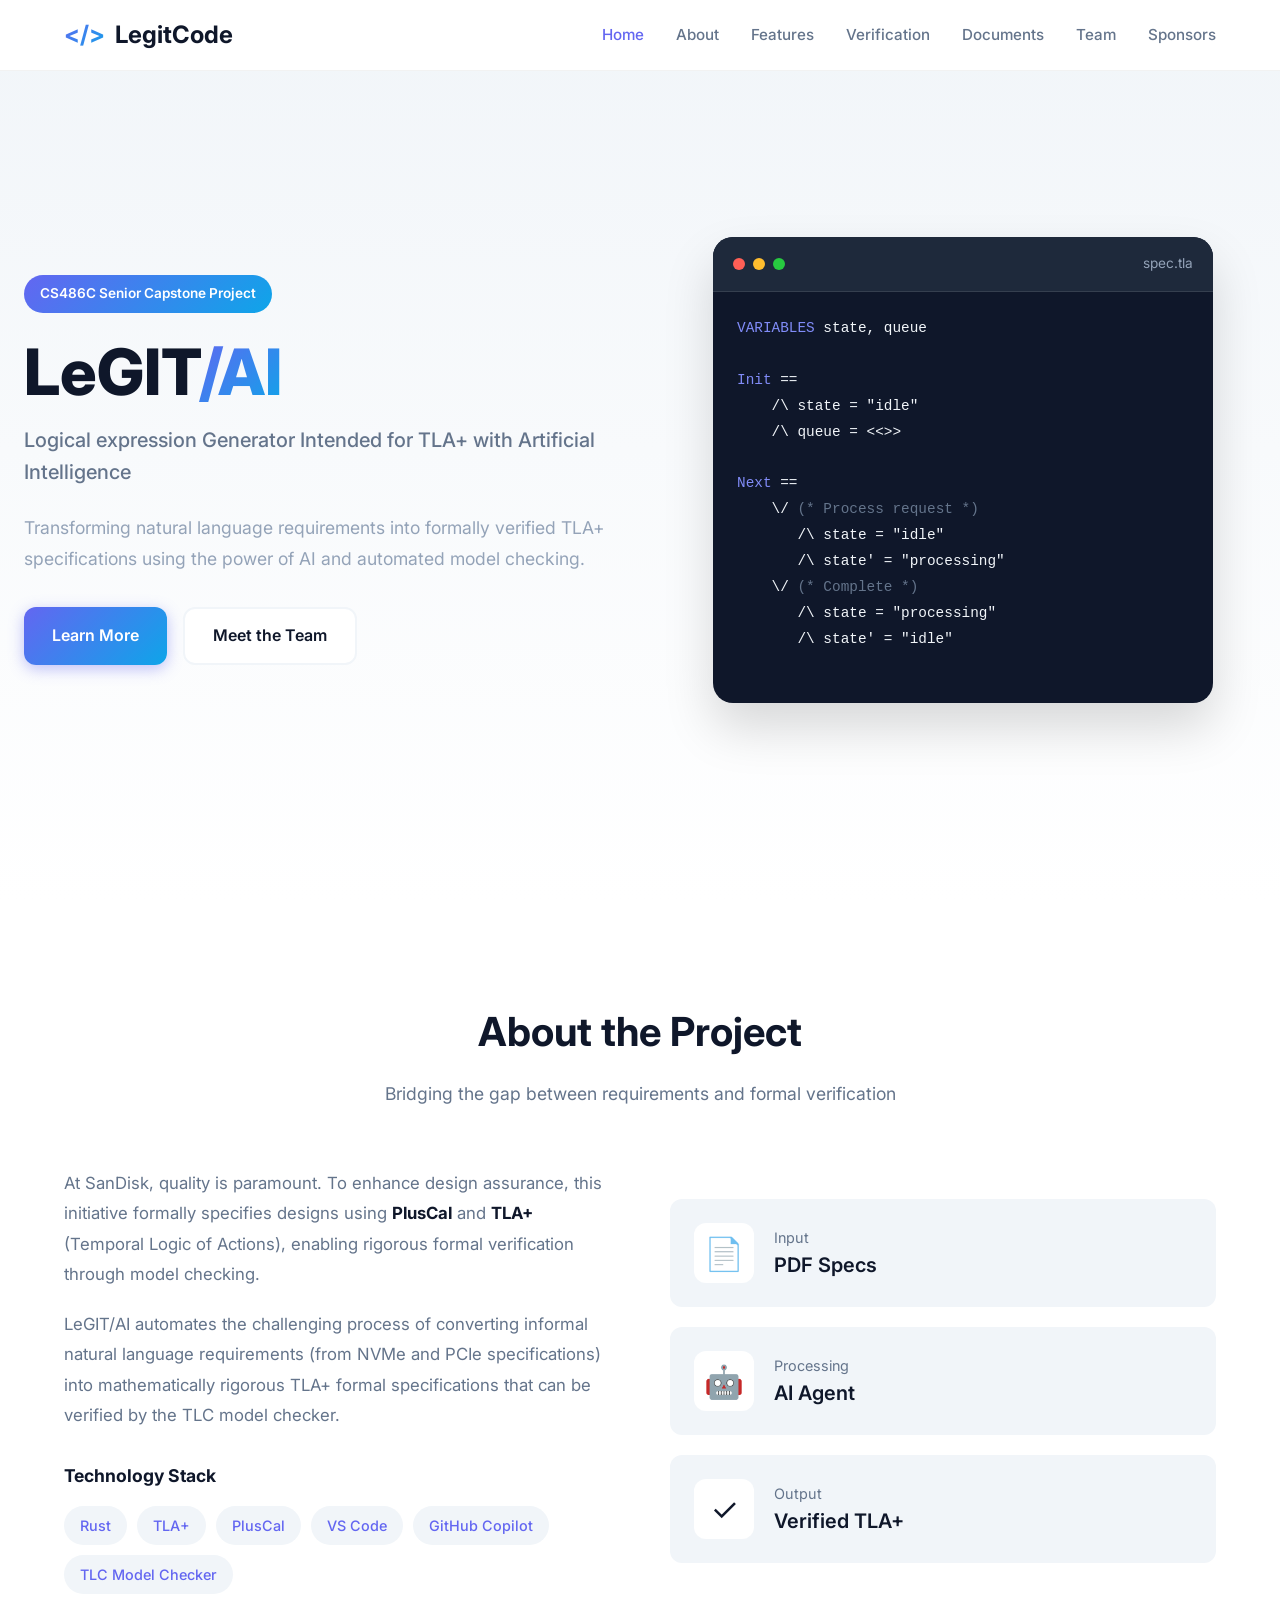
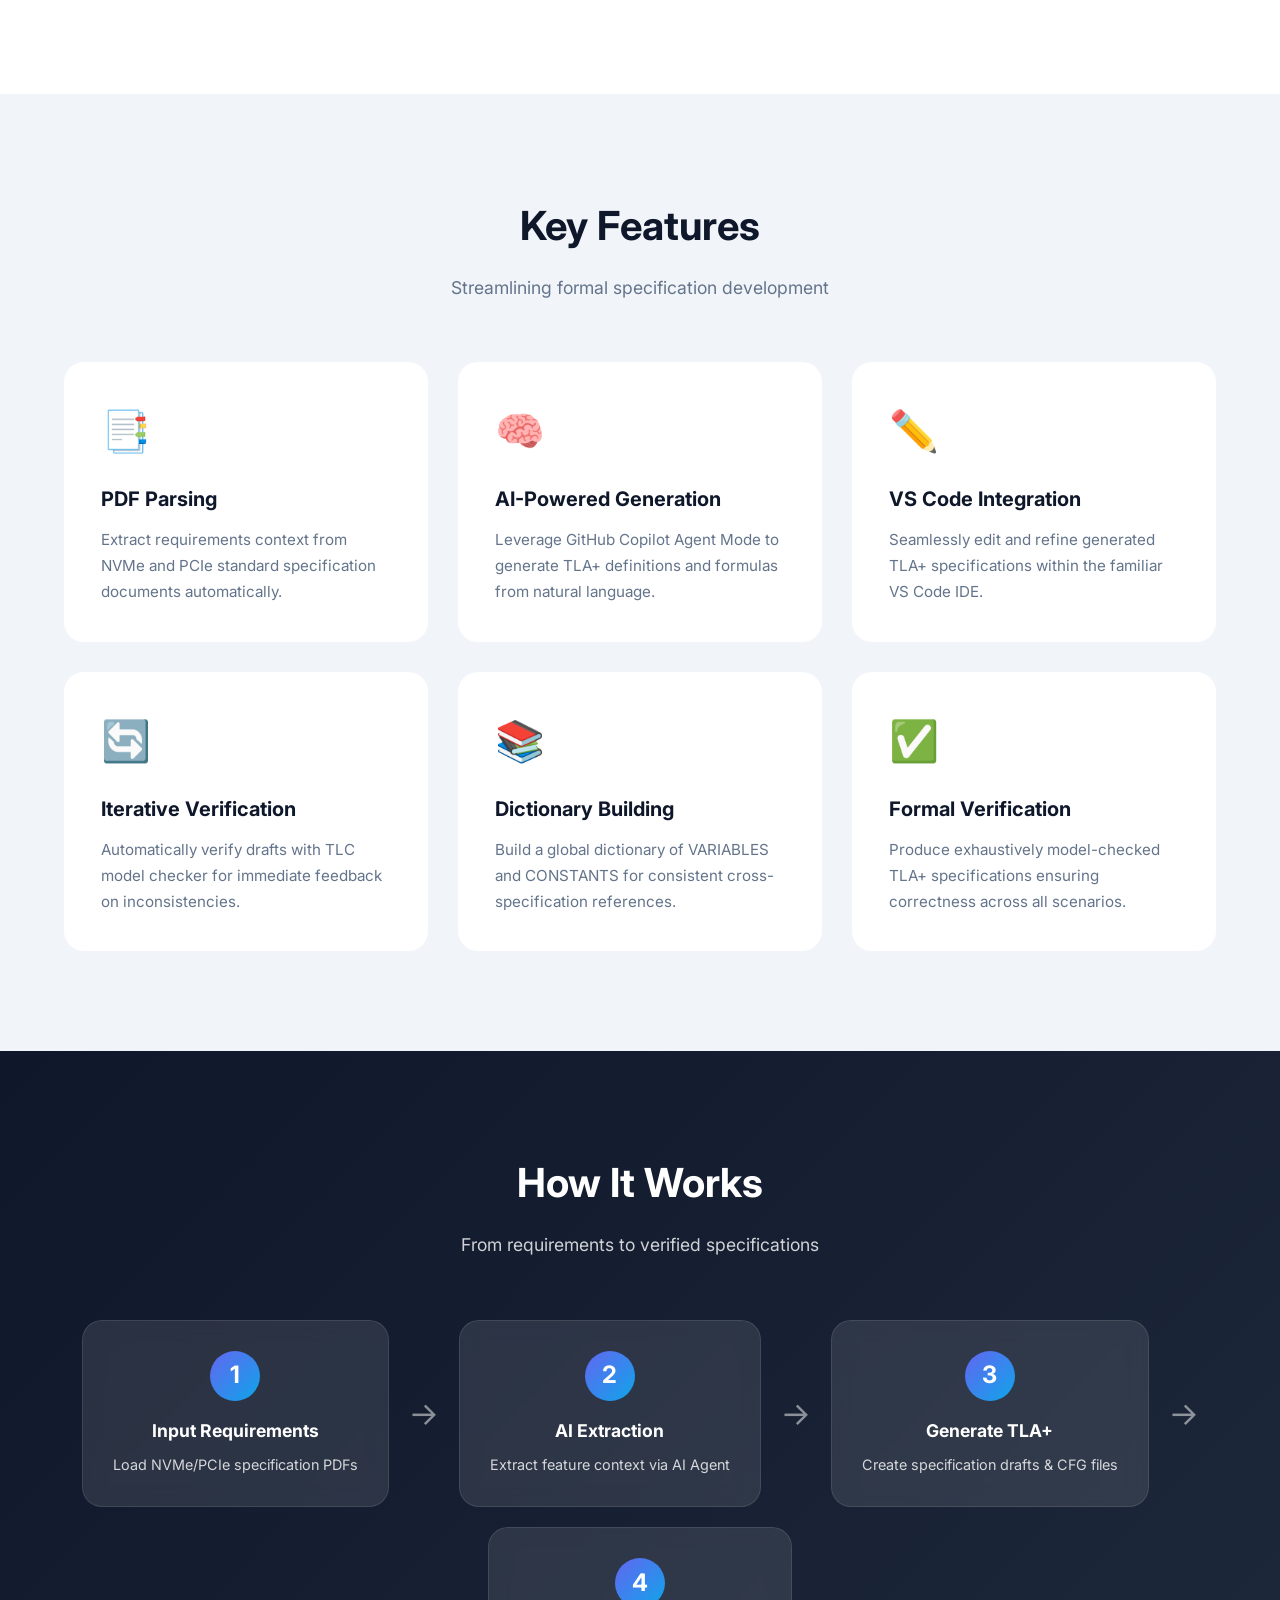
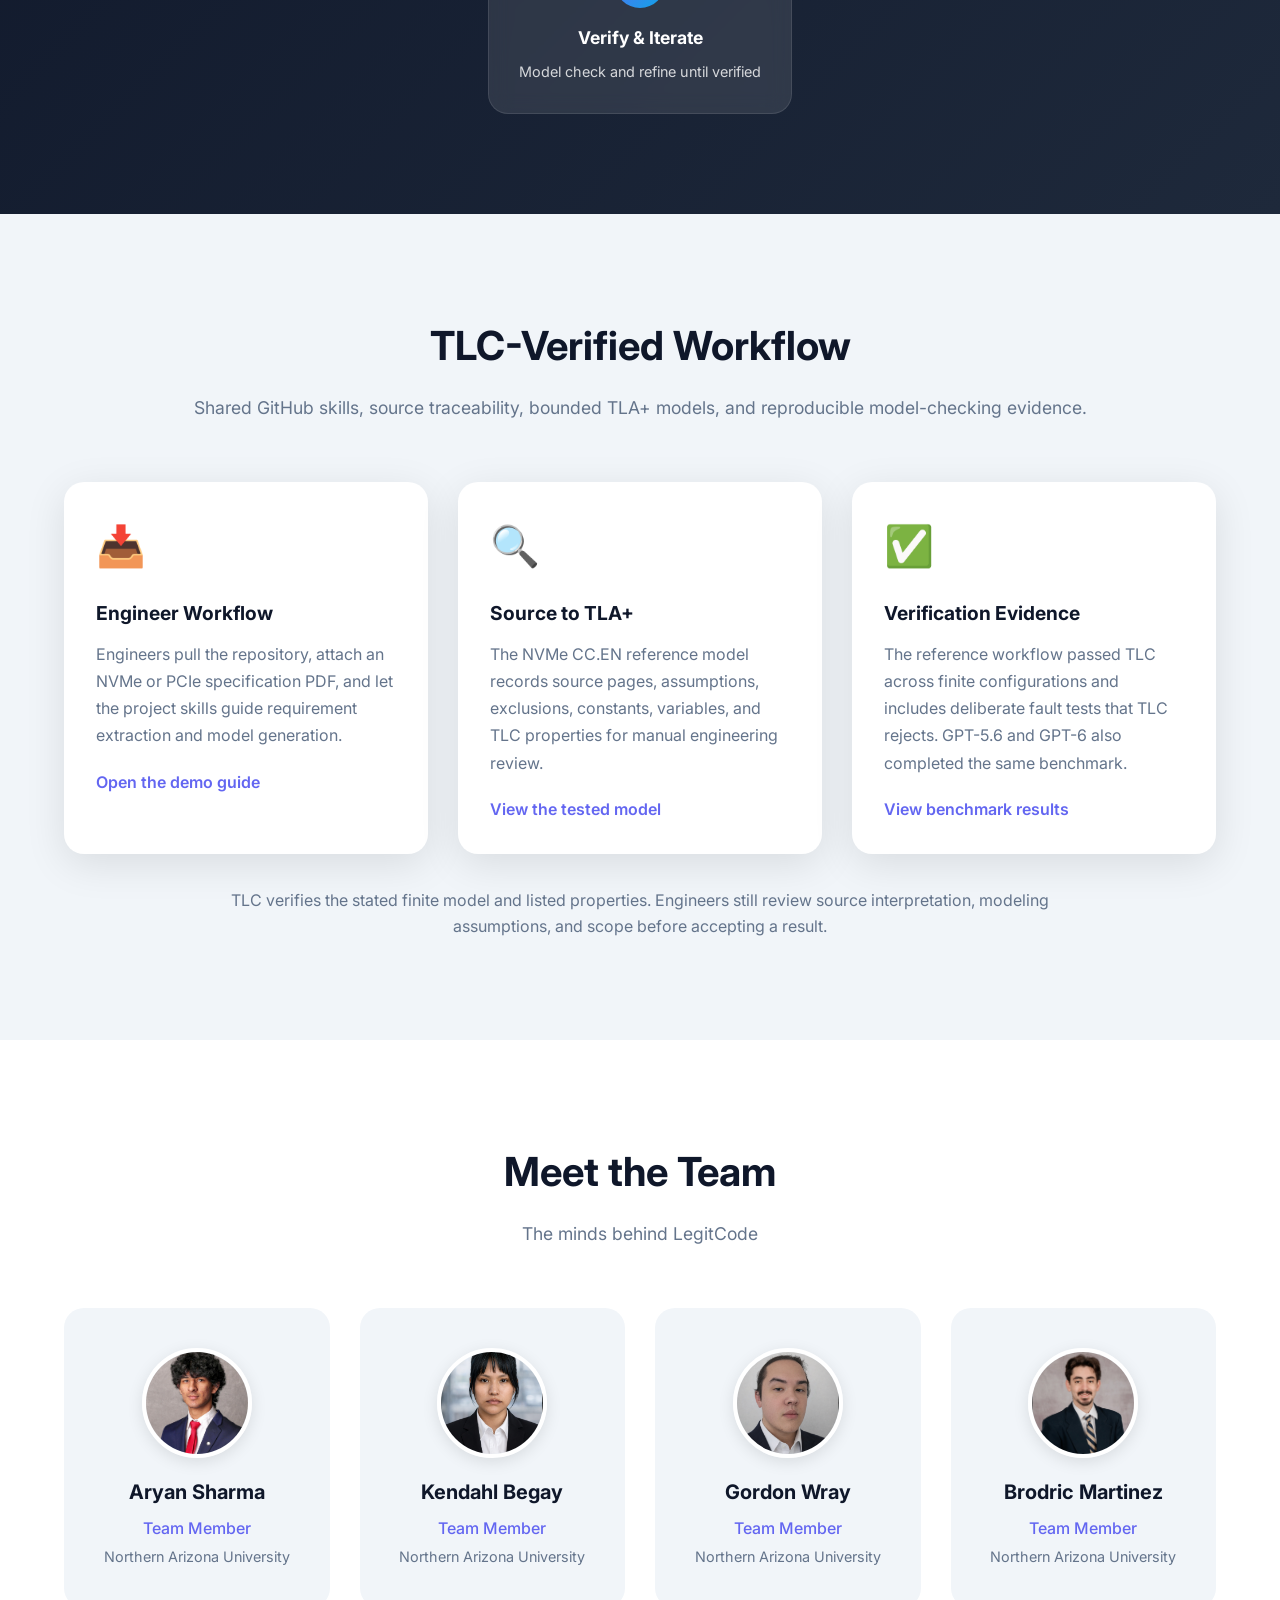
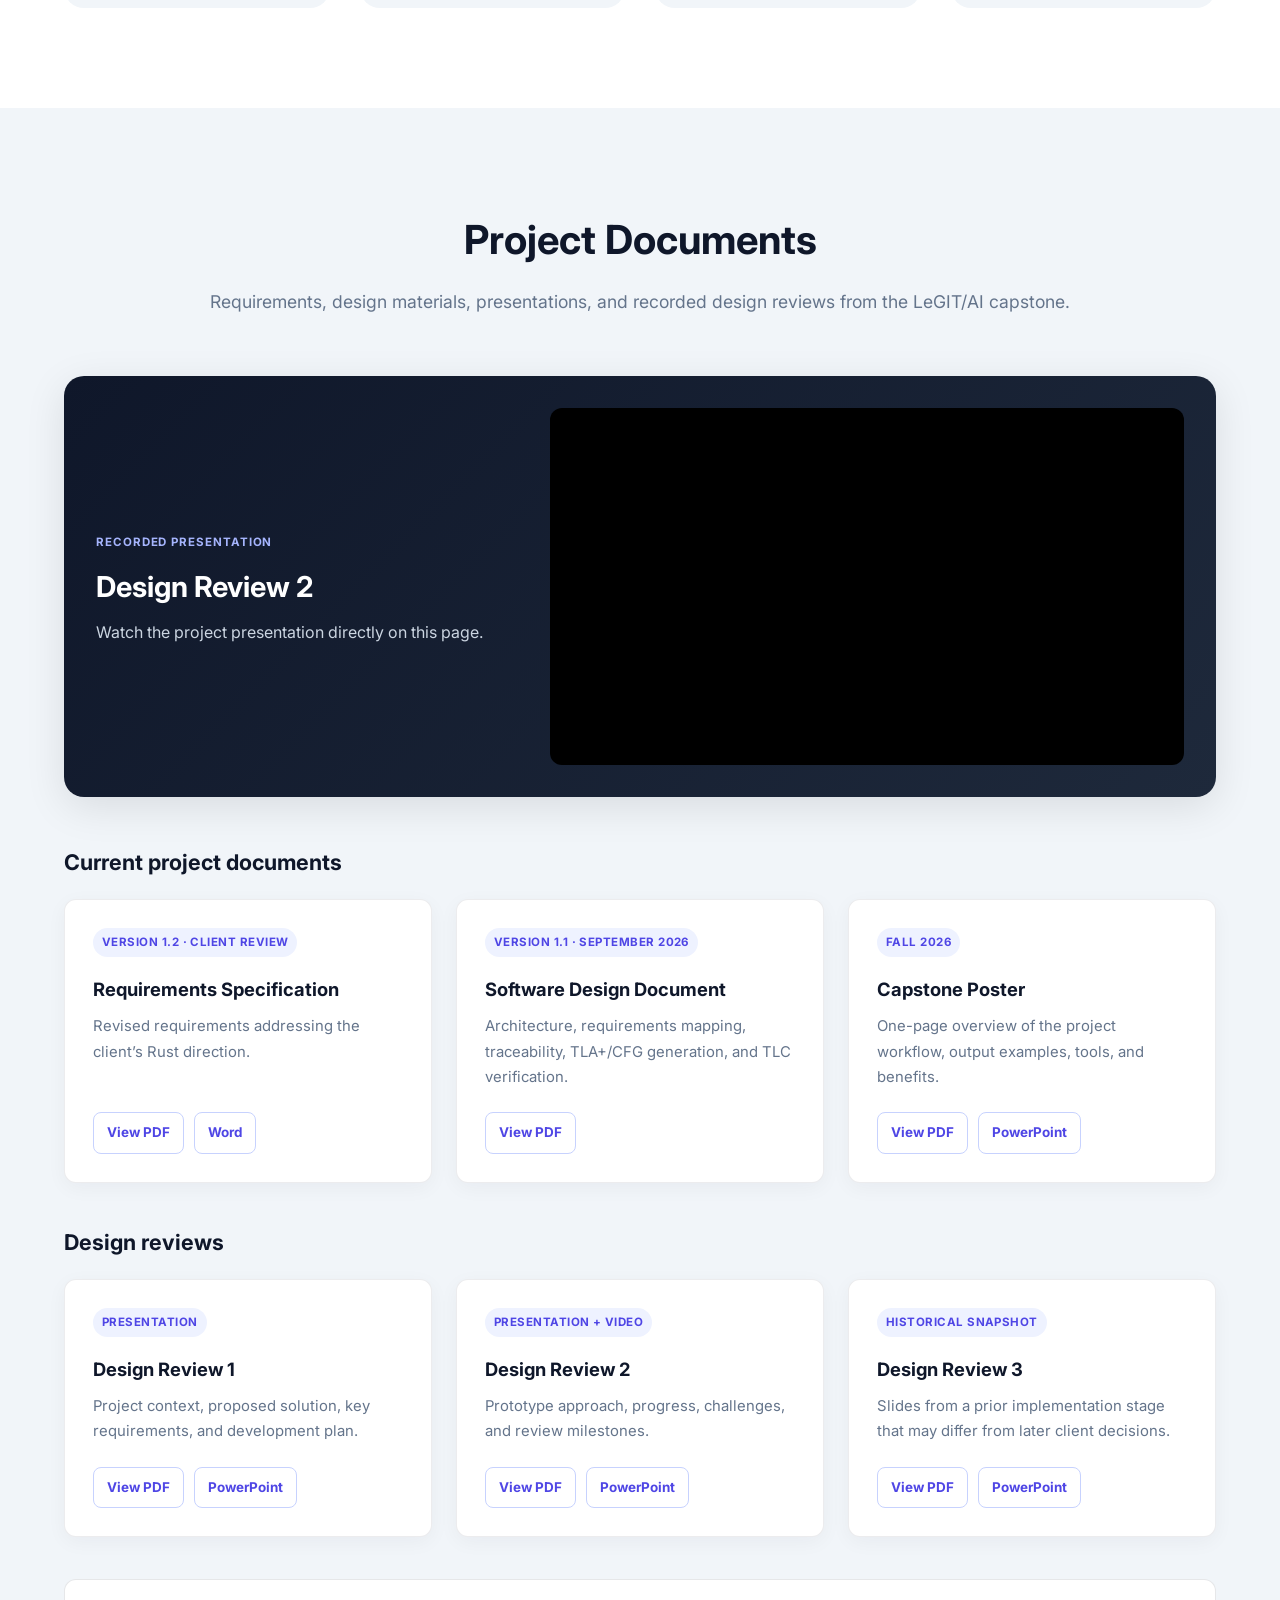
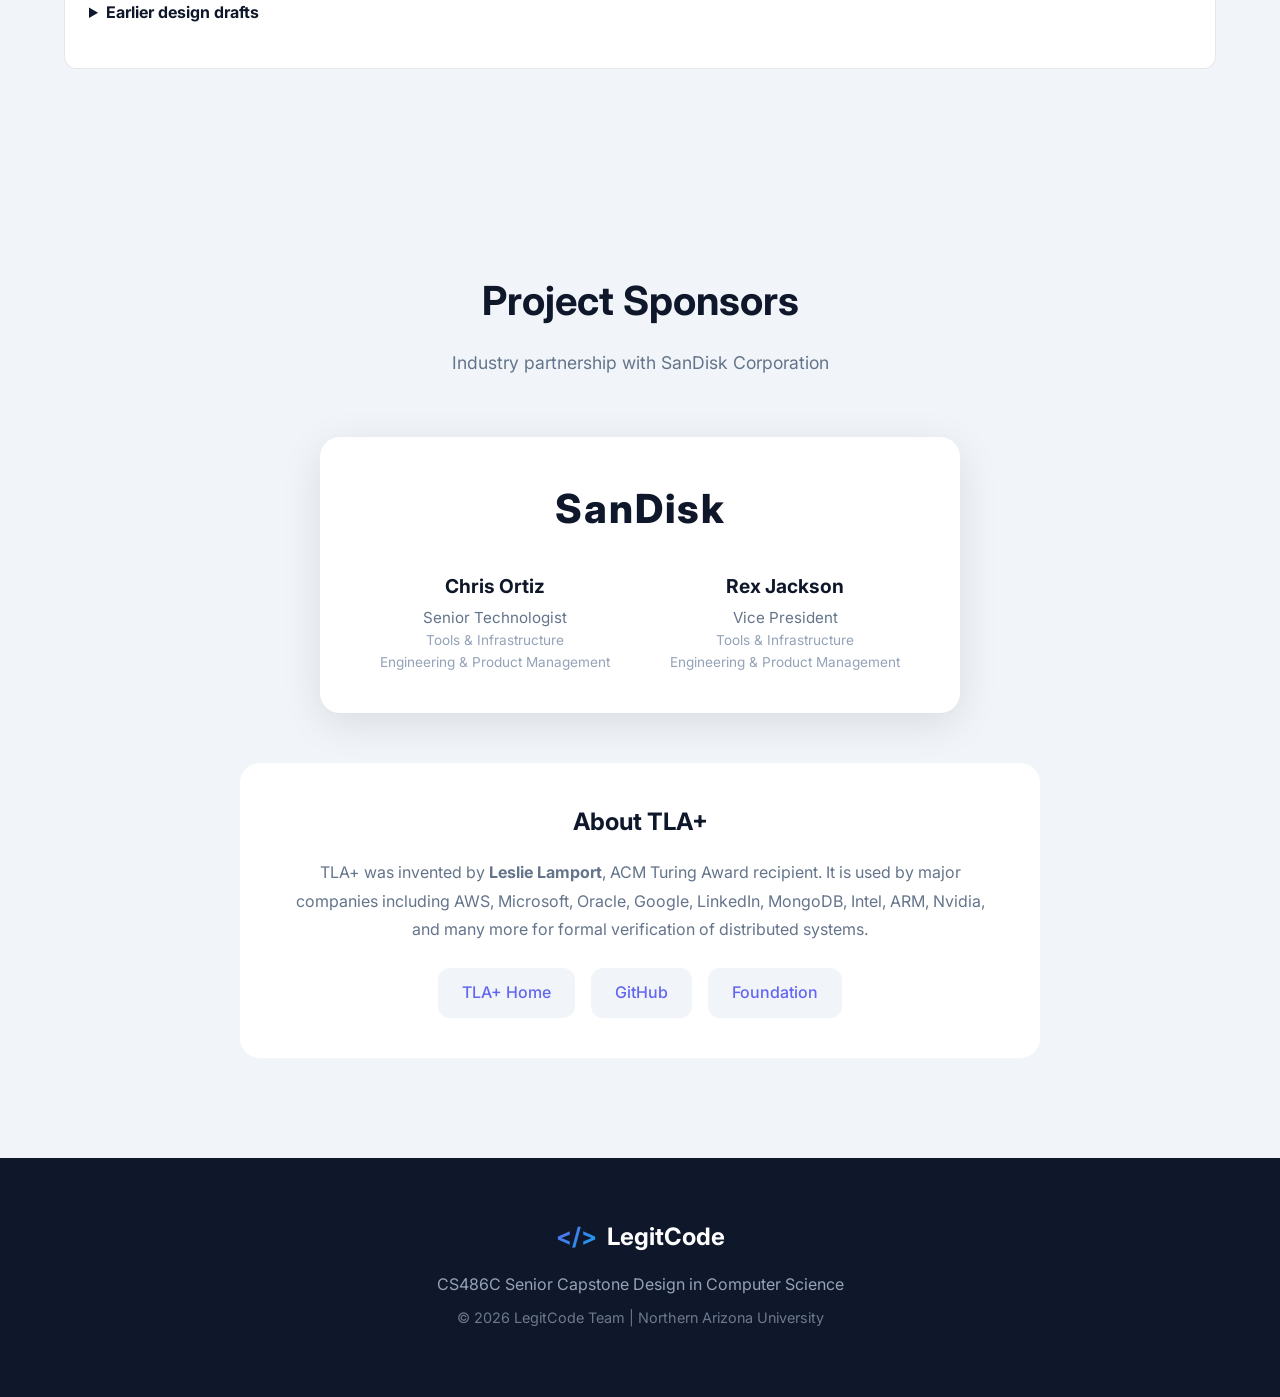
<file: index.html>
<!DOCTYPE html>
<html lang="en">
<head>
    <meta charset="UTF-8">
    <meta name="viewport" content="width=device-width, initial-scale=1.0">
    <title>LegitCode | LeGIT/AI Project</title>
    <link rel="stylesheet" href="styles.css">
    <link href="https://fonts.googleapis.com/css2?family=Inter:wght@300;400;500;600;700;800&display=swap" rel="stylesheet">
<style>
.documents{background:var(--light)}.documents-video{display:grid;grid-template-columns:.8fr 1.2fr;gap:32px;align-items:center;background:var(--gradient-dark);padding:32px;border-radius:var(--radius-lg);margin:0 0 48px;box-shadow:var(--shadow)}.documents-video-copy{color:var(--white)}.documents-video h3{font-size:1.8rem;margin:10px 0}.documents-video p{color:#cbd5e1}.documents-label,.document-tag{display:inline-block;font-size:.72rem;font-weight:700;letter-spacing:.08em;text-transform:uppercase}.documents-label{color:#a5b4fc}.documents-video-frame{aspect-ratio:16/9;background:#000;border-radius:var(--radius);overflow:hidden}.documents-video-frame iframe{width:100%;height:100%;border:0;display:block}.documents-group+.documents-group{margin-top:42px}.documents-group>h3{margin-bottom:20px;font-size:1.35rem}.documents-grid{display:grid;grid-template-columns:repeat(3,1fr);gap:24px}.document-card{display:flex;flex-direction:column;min-height:240px;padding:28px;background:var(--white);border:1px solid rgba(15,23,42,.08);border-radius:var(--radius);box-shadow:0 5px 20px rgba(15,23,42,.045)}.document-tag{align-self:flex-start;padding:5px 9px;border-radius:999px;color:var(--primary-dark);background:#eef2ff;letter-spacing:.04em}.document-card h4{margin:18px 0 10px;font-size:1.15rem}.document-card p{color:var(--gray);font-size:.93rem;line-height:1.7}.document-actions{display:flex;flex-wrap:wrap;gap:10px;margin-top:auto;padding-top:22px}.document-actions a,.documents-archive a{padding:9px 13px;border:1px solid #c7d2fe;border-radius:8px;color:var(--primary-dark);font-size:.84rem;font-weight:700;text-decoration:none}.document-actions a:hover,.documents-archive a:hover{color:var(--white);background:var(--primary);border-color:var(--primary)}.documents-archive{margin-top:42px;padding:0 24px 22px;background:var(--white);border:1px solid rgba(15,23,42,.1);border-radius:var(--radius)}.documents-archive summary{padding:20px 0;font-weight:700;cursor:pointer}.documents-archive p{margin:0 0 14px;color:var(--gray)}@media(max-width:1024px){.documents-video{grid-template-columns:1fr}.documents-grid{grid-template-columns:repeat(2,1fr)}}@media(max-width:768px){.documents-video{padding:24px}.documents-grid{grid-template-columns:1fr}}
</style>
</head>
<body>
    <!-- Navigation -->
    <nav class="navbar">
        <div class="nav-container">
            <a href="#" class="logo">
                <span class="logo-icon">&lt;/&gt;</span>
                <span>LegitCode</span>
            </a>
            <ul class="nav-links">
                <li><a href="#home">Home</a></li>
                <li><a href="#about">About</a></li>
                <li><a href="#features">Features</a></li>
                <li><a href="#verification">Verification</a></li>
                <li><a href="#documents">Documents</a></li>
                <li><a href="#team">Team</a></li>
                <li><a href="#sponsors">Sponsors</a></li>
            </ul>
        </div>
    </nav>

    <!-- Hero Section -->
    <section id="home" class="hero">
        <div class="hero-content">
            <div class="hero-badge">CS486C Senior Capstone Project</div>
            <h1 class="hero-title">
                LeGIT<span class="highlight">/AI</span>
            </h1>
            <p class="hero-subtitle">Logical expression Generator Intended for TLA+ with Artificial Intelligence</p>
            <p class="hero-description">
                Transforming natural language requirements into formally verified TLA+ specifications 
                using the power of AI and automated model checking.
            </p>
            <div class="hero-buttons">
                <a href="#about" class="btn btn-primary">Learn More</a>
                <a href="#team" class="btn btn-secondary">Meet the Team</a>
            </div>
        </div>
        <div class="hero-visual">
            <div class="code-block">
                <div class="code-header">
                    <span class="dot red"></span>
                    <span class="dot yellow"></span>
                    <span class="dot green"></span>
                    <span class="filename">spec.tla</span>
                </div>
                <pre class="code-content">
<span class="keyword">VARIABLES</span> state, queue

<span class="keyword">Init</span> ==
    /\ state = "idle"
    /\ queue = &lt;&lt;&gt;&gt;

<span class="keyword">Next</span> ==
    \/ <span class="comment">(* Process request *)</span>
       /\ state = "idle"
       /\ state' = "processing"
    \/ <span class="comment">(* Complete *)</span>
       /\ state = "processing"
       /\ state' = "idle"
                </pre>
            </div>
        </div>
    </section>

    <!-- About Section -->
    <section id="about" class="about">
        <div class="container">
            <div class="section-header">
                <h2>About the Project</h2>
                <p>Bridging the gap between requirements and formal verification</p>
            </div>
            <div class="about-content">
                <div class="about-text">
                    <p>
                        At SanDisk, quality is paramount. To enhance design assurance, this initiative 
                        formally specifies designs using <strong>PlusCal</strong> and <strong>TLA+</strong> 
                        (Temporal Logic of Actions), enabling rigorous formal verification through model checking.
                    </p>
                    <p>
                        LeGIT/AI automates the challenging process of converting informal natural language 
                        requirements (from NVMe and PCIe specifications) into mathematically rigorous TLA+ 
                        formal specifications that can be verified by the TLC model checker.
                    </p>
                    <div class="tech-stack">
                        <h3>Technology Stack</h3>
                        <div class="tech-tags">
                            <span class="tag">Rust</span>
                            <span class="tag">TLA+</span>
                            <span class="tag">PlusCal</span>
                            <span class="tag">VS Code</span>
                            <span class="tag">GitHub Copilot</span>
                            <span class="tag">TLC Model Checker</span>
                        </div>
                    </div>
                </div>
                <div class="about-stats">
                    <div class="stat-card">
                        <div class="stat-icon">📄</div>
                        <div class="stat-info">
                            <span class="stat-label">Input</span>
                            <span class="stat-value">PDF Specs</span>
                        </div>
                    </div>
                    <div class="stat-card">
                        <div class="stat-icon">🤖</div>
                        <div class="stat-info">
                            <span class="stat-label">Processing</span>
                            <span class="stat-value">AI Agent</span>
                        </div>
                    </div>
                    <div class="stat-card">
                        <div class="stat-icon">✓</div>
                        <div class="stat-info">
                            <span class="stat-label">Output</span>
                            <span class="stat-value">Verified TLA+</span>
                        </div>
                    </div>
                </div>
            </div>
        </div>
    </section>

    <!-- Features Section -->
    <section id="features" class="features">
        <div class="container">
            <div class="section-header">
                <h2>Key Features</h2>
                <p>Streamlining formal specification development</p>
            </div>
            <div class="features-grid">
                <div class="feature-card">
                    <div class="feature-icon">📑</div>
                    <h3>PDF Parsing</h3>
                    <p>Extract requirements context from NVMe and PCIe standard specification documents automatically.</p>
                </div>
                <div class="feature-card">
                    <div class="feature-icon">🧠</div>
                    <h3>AI-Powered Generation</h3>
                    <p>Leverage GitHub Copilot Agent Mode to generate TLA+ definitions and formulas from natural language.</p>
                </div>
                <div class="feature-card">
                    <div class="feature-icon">✏️</div>
                    <h3>VS Code Integration</h3>
                    <p>Seamlessly edit and refine generated TLA+ specifications within the familiar VS Code IDE.</p>
                </div>
                <div class="feature-card">
                    <div class="feature-icon">🔄</div>
                    <h3>Iterative Verification</h3>
                    <p>Automatically verify drafts with TLC model checker for immediate feedback on inconsistencies.</p>
                </div>
                <div class="feature-card">
                    <div class="feature-icon">📚</div>
                    <h3>Dictionary Building</h3>
                    <p>Build a global dictionary of VARIABLES and CONSTANTS for consistent cross-specification references.</p>
                </div>
                <div class="feature-card">
                    <div class="feature-icon">✅</div>
                    <h3>Formal Verification</h3>
                    <p>Produce exhaustively model-checked TLA+ specifications ensuring correctness across all scenarios.</p>
                </div>
            </div>
        </div>
    </section>

    <!-- Workflow Section -->
    <section class="workflow">
        <div class="container">
            <div class="section-header">
                <h2>How It Works</h2>
                <p>From requirements to verified specifications</p>
            </div>
            <div class="workflow-steps">
                <div class="step">
                    <div class="step-number">1</div>
                    <div class="step-content">
                        <h3>Input Requirements</h3>
                        <p>Load NVMe/PCIe specification PDFs</p>
                    </div>
                </div>
                <div class="step-arrow">→</div>
                <div class="step">
                    <div class="step-number">2</div>
                    <div class="step-content">
                        <h3>AI Extraction</h3>
                        <p>Extract feature context via AI Agent</p>
                    </div>
                </div>
                <div class="step-arrow">→</div>
                <div class="step">
                    <div class="step-number">3</div>
                    <div class="step-content">
                        <h3>Generate TLA+</h3>
                        <p>Create specification drafts & CFG files</p>
                    </div>
                </div>
                <div class="step-arrow">→</div>
                <div class="step">
                    <div class="step-number">4</div>
                    <div class="step-content">
                        <h3>Verify & Iterate</h3>
                        <p>Model check and refine until verified</p>
                    </div>
                </div>
            </div>
        </div>
    </section>

    <!-- TLC Verification Evidence Section -->
    <section id="verification" class="verification">
        <div class="container">
            <div class="section-header">
                <h2>TLC-Verified Workflow</h2>
                <p>Shared GitHub skills, source traceability, bounded TLA+ models, and reproducible model-checking evidence.</p>
            </div>
            <div class="verification-grid">
                <article class="verification-card">
                    <div class="feature-icon">📥</div>
                    <h3>Engineer Workflow</h3>
                    <p>Engineers pull the repository, attach an NVMe or PCIe specification PDF, and let the project skills guide requirement extraction and model generation.</p>
                    <a class="verification-link" href="https://github.com/bsm288/LeGIT-AI-Website/blob/main/docs/SKILLS_DEMO.md">Open the demo guide</a>
                </article>
                <article class="verification-card">
                    <div class="feature-icon">🔍</div>
                    <h3>Source to TLA+</h3>
                    <p>The NVMe CC.EN reference model records source pages, assumptions, exclusions, constants, variables, and TLC properties for manual engineering review.</p>
                    <a class="verification-link" href="https://github.com/bsm288/LeGIT-AI-Website/blob/main/examples/nvme-cc-enable/NVMeCCEnable.tla">View the tested model</a>
                </article>
                <article class="verification-card">
                    <div class="feature-icon">✅</div>
                    <h3>Verification Evidence</h3>
                    <p>The reference workflow passed TLC across finite configurations and includes deliberate fault tests that TLC rejects. GPT-5.6 and GPT-6 also completed the same benchmark.</p>
                    <a class="verification-link" href="https://github.com/bsm288/LeGIT-AI-Website/blob/main/evaluation/cc-en-v1/RESULTS.md">View benchmark results</a>
                </article>
            </div>
            <p class="verification-note">TLC verifies the stated finite model and listed properties. Engineers still review source interpretation, modeling assumptions, and scope before accepting a result.</p>
        </div>
    </section>

    <!-- Team Section -->
    <section id="team" class="team">
        <div class="container">
            <div class="section-header">
                <h2>Meet the Team</h2>
                <p>The minds behind LegitCode</p>
            </div>
            <div class="team-grid">
                <div class="team-card">
                    <img class="member-avatar-img" src="images/profile1.jpg" alt="Aryan Sharma">
                    <h3>Aryan Sharma</h3>
                    <p class="role">Team Member</p>
                    <p class="university">Northern Arizona University</p>
                </div>
                <div class="team-card">
                    <img class="member-avatar-img" src="images/profile2.jpg" alt="Kendahl Begay">
                    <h3>Kendahl Begay</h3>
                    <p class="role">Team Member</p>
                    <p class="university">Northern Arizona University</p>
                </div>
                <div class="team-card">
                    <img class="member-avatar-img" src="images/profile3.jpg" alt="Gordon Wray">
                    <h3>Gordon Wray</h3>
                    <p class="role">Team Member</p>
                    <p class="university">Northern Arizona University</p>
                </div>
                <div class="team-card">
                    <img class="member-avatar-img" src="images/profile4.jpg" alt="Brodric Martinez">
                    <h3>Brodric Martinez</h3>
                    <p class="role">Team Member</p>
                    <p class="university">Northern Arizona University</p>
                </div>
            </div>
        </div>
    </section>

    <!-- Project Documents Section -->
    <section id="documents" class="documents">
        <div class="container">
            <div class="section-header"><h2>Project Documents</h2><p>Requirements, design materials, presentations, and recorded design reviews from the LeGIT/AI capstone.</p></div>
            <div class="documents-video"><div class="documents-video-copy"><span class="documents-label">Recorded presentation</span><h3>Design Review 2</h3><p>Watch the project presentation directly on this page.</p></div><div class="documents-video-frame"><iframe src="https://www.youtube.com/embed/8VFV_4UVuIY?rel=0" title="LeGIT/AI Design Review 2 video" referrerpolicy="strict-origin-when-cross-origin" allow="accelerometer; autoplay; clipboard-write; encrypted-media; gyroscope; picture-in-picture; web-share" allowfullscreen></iframe></div></div>
            <div class="documents-group"><h3>Current project documents</h3><div class="documents-grid">
                <article class="document-card"><span class="document-tag">Version 1.2 · Client review</span><h4>Requirements Specification</h4><p>Revised requirements addressing the client’s Rust direction.</p><div class="document-actions"><a href="requirements-rust-review.pdf" target="_blank" rel="noopener">View PDF</a><a href="requirements-rust-review.docx" download>Word</a></div></article>
                <article class="document-card"><span class="document-tag">Version 1.1 · September 2026</span><h4>Software Design Document</h4><p>Architecture, requirements mapping, traceability, TLA+/CFG generation, and TLC verification.</p><div class="document-actions"><a href="software-design-v1.1.pdf" target="_blank" rel="noopener">View PDF</a></div></article>
                <article class="document-card"><span class="document-tag">Fall 2026</span><h4>Capstone Poster</h4><p>One-page overview of the project workflow, output examples, tools, and benefits.</p><div class="document-actions"><a href="capstone-poster.pdf" target="_blank" rel="noopener">View PDF</a><a href="capstone-poster.pptx" download>PowerPoint</a></div></article>
            </div></div>
            <div class="documents-group"><h3>Design reviews</h3><div class="documents-grid">
                <article class="document-card"><span class="document-tag">Presentation</span><h4>Design Review 1</h4><p>Project context, proposed solution, key requirements, and development plan.</p><div class="document-actions"><a href="design-review-1.pdf" target="_blank" rel="noopener">View PDF</a><a href="design-review-1.pptx" download>PowerPoint</a></div></article>
                <article class="document-card"><span class="document-tag">Presentation + video</span><h4>Design Review 2</h4><p>Prototype approach, progress, challenges, and review milestones.</p><div class="document-actions"><a href="design-review-2.pdf" target="_blank" rel="noopener">View PDF</a><a href="design-review-2.pptx" download>PowerPoint</a></div></article>
                <article class="document-card"><span class="document-tag">Historical snapshot</span><h4>Design Review 3</h4><p>Slides from a prior implementation stage that may differ from later client decisions.</p><div class="document-actions"><a href="design-review-3.pdf" target="_blank" rel="noopener">View PDF</a><a href="design-review-3.pptx" download>PowerPoint</a></div></article>
            </div></div>
            <details class="documents-archive"><summary>Earlier design drafts</summary><p>Software Design Document, draft version 1.0 (September 14, 2026), superseded by version 1.1.</p><a href="software-design-draft-v1.0.pdf" target="_blank" rel="noopener">Open early design draft</a></details>
        </div>
    </section>

    <!-- Sponsors Section -->
    <section id="sponsors" class="sponsors">
        <div class="container">
            <div class="section-header">
                <h2>Project Sponsors</h2>
                <p>Industry partnership with SanDisk Corporation</p>
            </div>
            <div class="sponsors-content">
                <div class="sponsor-card">
                    <div class="sponsor-logo">SanDisk</div>
                    <div class="sponsor-info">
                        <div class="sponsor-person">
                            <h3>Chris Ortiz</h3>
                            <p>Senior Technologist</p>
                            <p class="dept">Tools & Infrastructure</p>
                            <p class="dept">Engineering & Product Management</p>
                        </div>
                        <div class="sponsor-person">
                            <h3>Rex Jackson</h3>
                            <p>Vice President</p>
                            <p class="dept">Tools & Infrastructure</p>
                            <p class="dept">Engineering & Product Management</p>
                        </div>
                    </div>
                </div>
            </div>
            <div class="tla-info">
                <h3>About TLA+</h3>
                <p>
                    TLA+ was invented by <strong>Leslie Lamport</strong>, ACM Turing Award recipient. 
                    It is used by major companies including AWS, Microsoft, Oracle, Google, LinkedIn, 
                    MongoDB, Intel, ARM, Nvidia, and many more for formal verification of distributed systems.
                </p>
                <div class="tla-links">
                    <a href="https://lamport.azurewebsites.net/tla/tla.html" target="_blank" class="tla-link">TLA+ Home</a>
                    <a href="https://github.com/tlaplus" target="_blank" class="tla-link">GitHub</a>
                    <a href="https://foundation.tlapl.us/" target="_blank" class="tla-link">Foundation</a>
                </div>
            </div>
        </div>
    </section>

    <!-- Footer -->
    <footer class="footer">
        <div class="container">
            <div class="footer-content">
                <div class="footer-logo">
                    <span class="logo-icon">&lt;/&gt;</span>
                    <span>LegitCode</span>
                </div>
                <p>CS486C Senior Capstone Design in Computer Science</p>
                <p class="copyright">© 2026 LegitCode Team | Northern Arizona University</p>
            </div>
        </div>
    </footer>

    <script src="script.js"></script>
</body>
</html>
</file>
<file: styles.css>
/* Team Section Images */
.team-section {
    display: flex;
    justify-content: center;
    gap: 30px;
    margin: 40px 0;
}

.team-member {
    text-align: center;
}

.team-member img {
    width: 180px;
    height: 220px;
    object-fit: cover;
    border-radius: 10px;
    border: 2px solid #eee;
    box-shadow: 0 2px 8px rgba(0,0,0,0.08);
    margin-bottom: 10px;
}
/* =====================================================
   LegitCode - LeGIT/AI Project Website
   Modern, Sleek Presentation Styling
   ===================================================== */

/* CSS Variables */
:root {
    --primary: #6366f1;
    --primary-dark: #4f46e5;
    --primary-light: #818cf8;
    --secondary: #0ea5e9;
    --accent: #22d3ee;
    --dark: #0f172a;
    --dark-light: #1e293b;
    --gray: #64748b;
    --gray-light: #94a3b8;
    --light: #f1f5f9;
    --white: #ffffff;
    --gradient: linear-gradient(135deg, var(--primary) 0%, var(--secondary) 100%);
    --gradient-dark: linear-gradient(135deg, var(--dark) 0%, var(--dark-light) 100%);
    --shadow: 0 10px 40px rgba(0, 0, 0, 0.1);
    --shadow-lg: 0 25px 50px rgba(0, 0, 0, 0.15);
    --radius: 12px;
    --radius-lg: 20px;
    --transition: all 0.3s ease;
}

/* Reset & Base */
* {
    margin: 0;
    padding: 0;
    box-sizing: border-box;
}

html {
    scroll-behavior: smooth;
}

body {
    font-family: 'Inter', -apple-system, BlinkMacSystemFont, sans-serif;
    line-height: 1.6;
    color: var(--dark);
    background: var(--white);
    overflow-x: hidden;
}

.container {
    max-width: 1200px;
    margin: 0 auto;
    padding: 0 24px;
}

/* Navigation */
.navbar {
    position: fixed;
    top: 0;
    left: 0;
    right: 0;
    z-index: 1000;
    background: rgba(255, 255, 255, 0.95);
    backdrop-filter: blur(20px);
    border-bottom: 1px solid rgba(0, 0, 0, 0.05);
    transition: var(--transition);
}

.nav-container {
    max-width: 1200px;
    margin: 0 auto;
    padding: 16px 24px;
    display: flex;
    justify-content: space-between;
    align-items: center;
}

.logo {
    display: flex;
    align-items: center;
    gap: 10px;
    font-size: 1.5rem;
    font-weight: 700;
    color: var(--dark);
    text-decoration: none;
}

.logo-icon {
    background: var(--gradient);
    -webkit-background-clip: text;
    -webkit-text-fill-color: transparent;
    background-clip: text;
}

.nav-links {
    display: flex;
    gap: 32px;
    list-style: none;
}

.nav-links a {
    text-decoration: none;
    color: var(--gray);
    font-weight: 500;
    font-size: 0.95rem;
    transition: var(--transition);
}

.nav-links a:hover {
    color: var(--primary);
}

/* Hero Section */
.hero {
    min-height: 100vh;
    display: flex;
    align-items: center;
    padding: 120px 24px 80px;
    background: linear-gradient(180deg, var(--light) 0%, var(--white) 100%);
    gap: 60px;
    max-width: 1400px;
    margin: 0 auto;
}

.hero-content {
    flex: 1;
    max-width: 600px;
}

.hero-badge {
    display: inline-block;
    background: var(--gradient);
    color: var(--white);
    padding: 8px 16px;
    border-radius: 50px;
    font-size: 0.85rem;
    font-weight: 600;
    margin-bottom: 24px;
}

.hero-title {
    font-size: 4rem;
    font-weight: 800;
    line-height: 1.1;
    margin-bottom: 16px;
    color: var(--dark);
}

.hero-title .highlight {
    background: var(--gradient);
    -webkit-background-clip: text;
    -webkit-text-fill-color: transparent;
    background-clip: text;
}

.hero-subtitle {
    font-size: 1.25rem;
    color: var(--gray);
    margin-bottom: 24px;
    font-weight: 500;
}

.hero-description {
    font-size: 1.1rem;
    color: var(--gray-light);
    margin-bottom: 32px;
    line-height: 1.8;
}

.hero-buttons {
    display: flex;
    gap: 16px;
}

.btn {
    display: inline-flex;
    align-items: center;
    justify-content: center;
    padding: 14px 28px;
    border-radius: var(--radius);
    font-weight: 600;
    font-size: 1rem;
    text-decoration: none;
    transition: var(--transition);
    cursor: pointer;
    border: none;
}

.btn-primary {
    background: var(--gradient);
    color: var(--white);
    box-shadow: 0 4px 15px rgba(99, 102, 241, 0.4);
}

.btn-primary:hover {
    transform: translateY(-2px);
    box-shadow: 0 8px 25px rgba(99, 102, 241, 0.5);
}

.btn-secondary {
    background: var(--white);
    color: var(--dark);
    border: 2px solid var(--light);
}

.btn-secondary:hover {
    border-color: var(--primary);
    color: var(--primary);
}

/* Hero Visual */
.hero-visual {
    flex: 1;
    display: flex;
    justify-content: center;
}

.code-block {
    background: var(--dark);
    border-radius: var(--radius-lg);
    overflow: hidden;
    box-shadow: var(--shadow-lg);
    width: 100%;
    max-width: 500px;
}

.code-header {
    display: flex;
    align-items: center;
    gap: 8px;
    padding: 16px 20px;
    background: var(--dark-light);
    border-bottom: 1px solid rgba(255, 255, 255, 0.1);
}

.dot {
    width: 12px;
    height: 12px;
    border-radius: 50%;
}

.dot.red { background: #ff5f56; }
.dot.yellow { background: #ffbd2e; }
.dot.green { background: #27ca40; }

.filename {
    margin-left: auto;
    color: var(--gray-light);
    font-size: 0.85rem;
}

.code-content {
    padding: 24px;
    color: var(--light);
    font-family: 'Monaco', 'Menlo', monospace;
    font-size: 0.9rem;
    line-height: 1.8;
    overflow-x: auto;
}

.code-content .keyword {
    color: var(--primary-light);
}

.code-content .comment {
    color: var(--gray);
}

/* Section Styling */
section {
    padding: 100px 0;
}

.section-header {
    text-align: center;
    margin-bottom: 60px;
}

.section-header h2 {
    font-size: 2.5rem;
    font-weight: 700;
    color: var(--dark);
    margin-bottom: 16px;
}

.section-header p {
    font-size: 1.1rem;
    color: var(--gray);
}

/* About Section */
.about {
    background: var(--white);
}

.about-content {
    display: grid;
    grid-template-columns: 1fr 1fr;
    gap: 60px;
    align-items: center;
}

.about-text p {
    color: var(--gray);
    margin-bottom: 20px;
    font-size: 1.05rem;
    line-height: 1.8;
}

.about-text strong {
    color: var(--dark);
}

.tech-stack {
    margin-top: 32px;
}

.tech-stack h3 {
    font-size: 1.1rem;
    color: var(--dark);
    margin-bottom: 16px;
}

.tech-tags {
    display: flex;
    flex-wrap: wrap;
    gap: 10px;
}

.tag {
    background: var(--light);
    color: var(--primary);
    padding: 8px 16px;
    border-radius: 50px;
    font-size: 0.9rem;
    font-weight: 500;
}

.about-stats {
    display: flex;
    flex-direction: column;
    gap: 20px;
}

.stat-card {
    display: flex;
    align-items: center;
    gap: 20px;
    background: var(--light);
    padding: 24px;
    border-radius: var(--radius);
    transition: var(--transition);
}

.stat-card:hover {
    transform: translateX(10px);
    box-shadow: var(--shadow);
}

.stat-icon {
    font-size: 2rem;
    width: 60px;
    height: 60px;
    display: flex;
    align-items: center;
    justify-content: center;
    background: var(--white);
    border-radius: var(--radius);
}

.stat-info {
    display: flex;
    flex-direction: column;
}

.stat-label {
    color: var(--gray);
    font-size: 0.9rem;
}

.stat-value {
    color: var(--dark);
    font-size: 1.25rem;
    font-weight: 600;
}

/* Features Section */
.features {
    background: var(--light);
}

.features-grid {
    display: grid;
    grid-template-columns: repeat(3, 1fr);
    gap: 30px;
}

.feature-card {
    background: var(--white);
    padding: 36px;
    border-radius: var(--radius-lg);
    transition: var(--transition);
    border: 1px solid transparent;
}

.feature-card:hover {
    transform: translateY(-8px);
    box-shadow: var(--shadow-lg);
    border-color: var(--primary-light);
}

.feature-icon {
    font-size: 2.5rem;
    margin-bottom: 20px;
}

.feature-card h3 {
    font-size: 1.25rem;
    color: var(--dark);
    margin-bottom: 12px;
}

.feature-card p {
    color: var(--gray);
    font-size: 0.95rem;
    line-height: 1.7;
}

/* Workflow Section */
.workflow {
    background: var(--gradient-dark);
    color: var(--white);
}

.workflow .section-header h2,
.workflow .section-header p {
    color: var(--white);
}

.workflow .section-header p {
    opacity: 0.8;
}

.workflow-steps {
    display: flex;
    justify-content: center;
    align-items: center;
    gap: 20px;
    flex-wrap: wrap;
}

.step {
    background: rgba(255, 255, 255, 0.1);
    padding: 30px;
    border-radius: var(--radius-lg);
    text-align: center;
    min-width: 200px;
    backdrop-filter: blur(10px);
    border: 1px solid rgba(255, 255, 255, 0.1);
    transition: var(--transition);
}

.step:hover {
    background: rgba(255, 255, 255, 0.15);
    transform: translateY(-5px);
}

.step-number {
    width: 50px;
    height: 50px;
    background: var(--gradient);
    border-radius: 50%;
    display: flex;
    align-items: center;
    justify-content: center;
    font-size: 1.5rem;
    font-weight: 700;
    margin: 0 auto 16px;
}

.step-content h3 {
    font-size: 1.1rem;
    margin-bottom: 8px;
}

.step-content p {
    font-size: 0.9rem;
    opacity: 0.8;
}

.step-arrow {
    font-size: 2rem;
    opacity: 0.5;
}

/* Verification Evidence Section */
.verification {
    background: var(--light);
}

.verification-grid {
    display: grid;
    grid-template-columns: repeat(3, 1fr);
    gap: 30px;
}

.verification-card {
    background: var(--white);
    padding: 32px;
    border-radius: var(--radius-lg);
    box-shadow: var(--shadow);
    transition: var(--transition);
}

.verification-card:hover {
    transform: translateY(-8px);
    box-shadow: var(--shadow-lg);
}

.verification-card h3 {
    color: var(--dark);
    font-size: 1.2rem;
    margin: 14px 0 12px;
}

.verification-card p {
    color: var(--gray);
    line-height: 1.7;
    margin-bottom: 20px;
}

.verification-link {
    color: var(--primary);
    font-weight: 600;
    text-decoration: none;
}

.verification-link:hover {
    text-decoration: underline;
}

.verification-note {
    color: var(--gray);
    margin: 34px auto 0;
    max-width: 850px;
    text-align: center;
}

/* Team Section */
/* Team member profile images - circular, card-like */
.member-avatar-img {
    width: 110px;
    height: 110px;
    object-fit: cover;
    border-radius: 50%;
    border: 4px solid #fff;
    box-shadow: 0 4px 16px rgba(0,0,0,0.10);
    margin-bottom: 18px;
    display: block;
    margin-left: auto;
    margin-right: auto;
}
.team {
    background: var(--white);
}

.team-grid {
    display: grid;
    grid-template-columns: repeat(4, 1fr);
    gap: 30px;
}

.team-card {
    text-align: center;
    padding: 40px 24px;
    background: var(--light);
    border-radius: var(--radius-lg);
    transition: var(--transition);
}

.team-card:hover {
    transform: translateY(-10px);
    box-shadow: var(--shadow-lg);
    background: var(--white);
}

.member-avatar {
    width: 100px;
    height: 100px;
    background: var(--gradient);
    border-radius: 50%;
    display: flex;
    align-items: center;
    justify-content: center;
    font-size: 2rem;
    font-weight: 700;
    color: var(--white);
    margin: 0 auto 20px;
}

.team-card h3 {
    font-size: 1.25rem;
    color: var(--dark);
    margin-bottom: 8px;
}

.team-card .role {
    color: var(--primary);
    font-weight: 500;
    margin-bottom: 4px;
}

.team-card .university {
    color: var(--gray);
    font-size: 0.9rem;
}

/* Sponsors Section */
.sponsors {
    background: var(--light);
}

.sponsors-content {
    display: flex;
    justify-content: center;
    margin-bottom: 50px;
}

.sponsor-card {
    background: var(--white);
    padding: 40px 60px;
    border-radius: var(--radius-lg);
    text-align: center;
    box-shadow: var(--shadow);
}

.sponsor-logo {
    font-size: 2.5rem;
    font-weight: 800;
    color: var(--dark);
    margin-bottom: 30px;
    letter-spacing: 2px;
}

.sponsor-info {
    display: flex;
    gap: 60px;
    justify-content: center;
}

.sponsor-person h3 {
    font-size: 1.2rem;
    color: var(--dark);
    margin-bottom: 4px;
}

.sponsor-person p {
    color: var(--gray);
    font-size: 0.95rem;
}

.sponsor-person .dept {
    font-size: 0.85rem;
    color: var(--gray-light);
}

.tla-info {
    max-width: 800px;
    margin: 0 auto;
    text-align: center;
    padding: 40px;
    background: var(--white);
    border-radius: var(--radius-lg);
}

.tla-info h3 {
    font-size: 1.5rem;
    color: var(--dark);
    margin-bottom: 16px;
}

.tla-info p {
    color: var(--gray);
    line-height: 1.8;
    margin-bottom: 24px;
}

.tla-links {
    display: flex;
    justify-content: center;
    gap: 16px;
}

.tla-link {
    display: inline-flex;
    align-items: center;
    gap: 8px;
    padding: 12px 24px;
    background: var(--light);
    color: var(--primary);
    text-decoration: none;
    border-radius: var(--radius);
    font-weight: 500;
    transition: var(--transition);
}

.tla-link:hover {
    background: var(--primary);
    color: var(--white);
}

/* Footer */
.footer {
    background: var(--dark);
    color: var(--white);
    padding: 60px 0;
}

.footer-content {
    text-align: center;
}

.footer-logo {
    display: flex;
    align-items: center;
    justify-content: center;
    gap: 10px;
    font-size: 1.5rem;
    font-weight: 700;
    margin-bottom: 16px;
}

.footer p {
    color: var(--gray-light);
    margin-bottom: 8px;
}

.footer .copyright {
    font-size: 0.9rem;
    opacity: 0.7;
}

/* Responsive Design */
@media (max-width: 1024px) {
    .hero {
        flex-direction: column;
        text-align: center;
        padding-top: 140px;
    }

    .hero-content {
        max-width: 100%;
    }

    .hero-buttons {
        justify-content: center;
    }

    .about-content {
        grid-template-columns: 1fr;
    }

    .features-grid {
        grid-template-columns: repeat(2, 1fr);
    }

    .team-grid {
        grid-template-columns: repeat(2, 1fr);
    }

    .verification-grid {
        grid-template-columns: 1fr;
    }

    .workflow-steps {
        flex-direction: column;
    }

    .step-arrow {
        transform: rotate(90deg);
    }
}

@media (max-width: 768px) {
    .nav-links {
        display: none;
    }

    .hero-title {
        font-size: 2.5rem;
    }

    .features-grid {
        grid-template-columns: 1fr;
    }

    .team-grid {
        grid-template-columns: 1fr;
    }

    .sponsor-info {
        flex-direction: column;
        gap: 30px;
    }

    .section-header h2 {
        font-size: 2rem;
    }
}

/* Animations */
@keyframes fadeInUp {
    from {
        opacity: 0;
        transform: translateY(30px);
    }
    to {
        opacity: 1;
        transform: translateY(0);
    }
}

.hero-content,
.hero-visual {
    animation: fadeInUp 0.8s ease-out;
}

.hero-visual {
    animation-delay: 0.2s;
}
</file>
